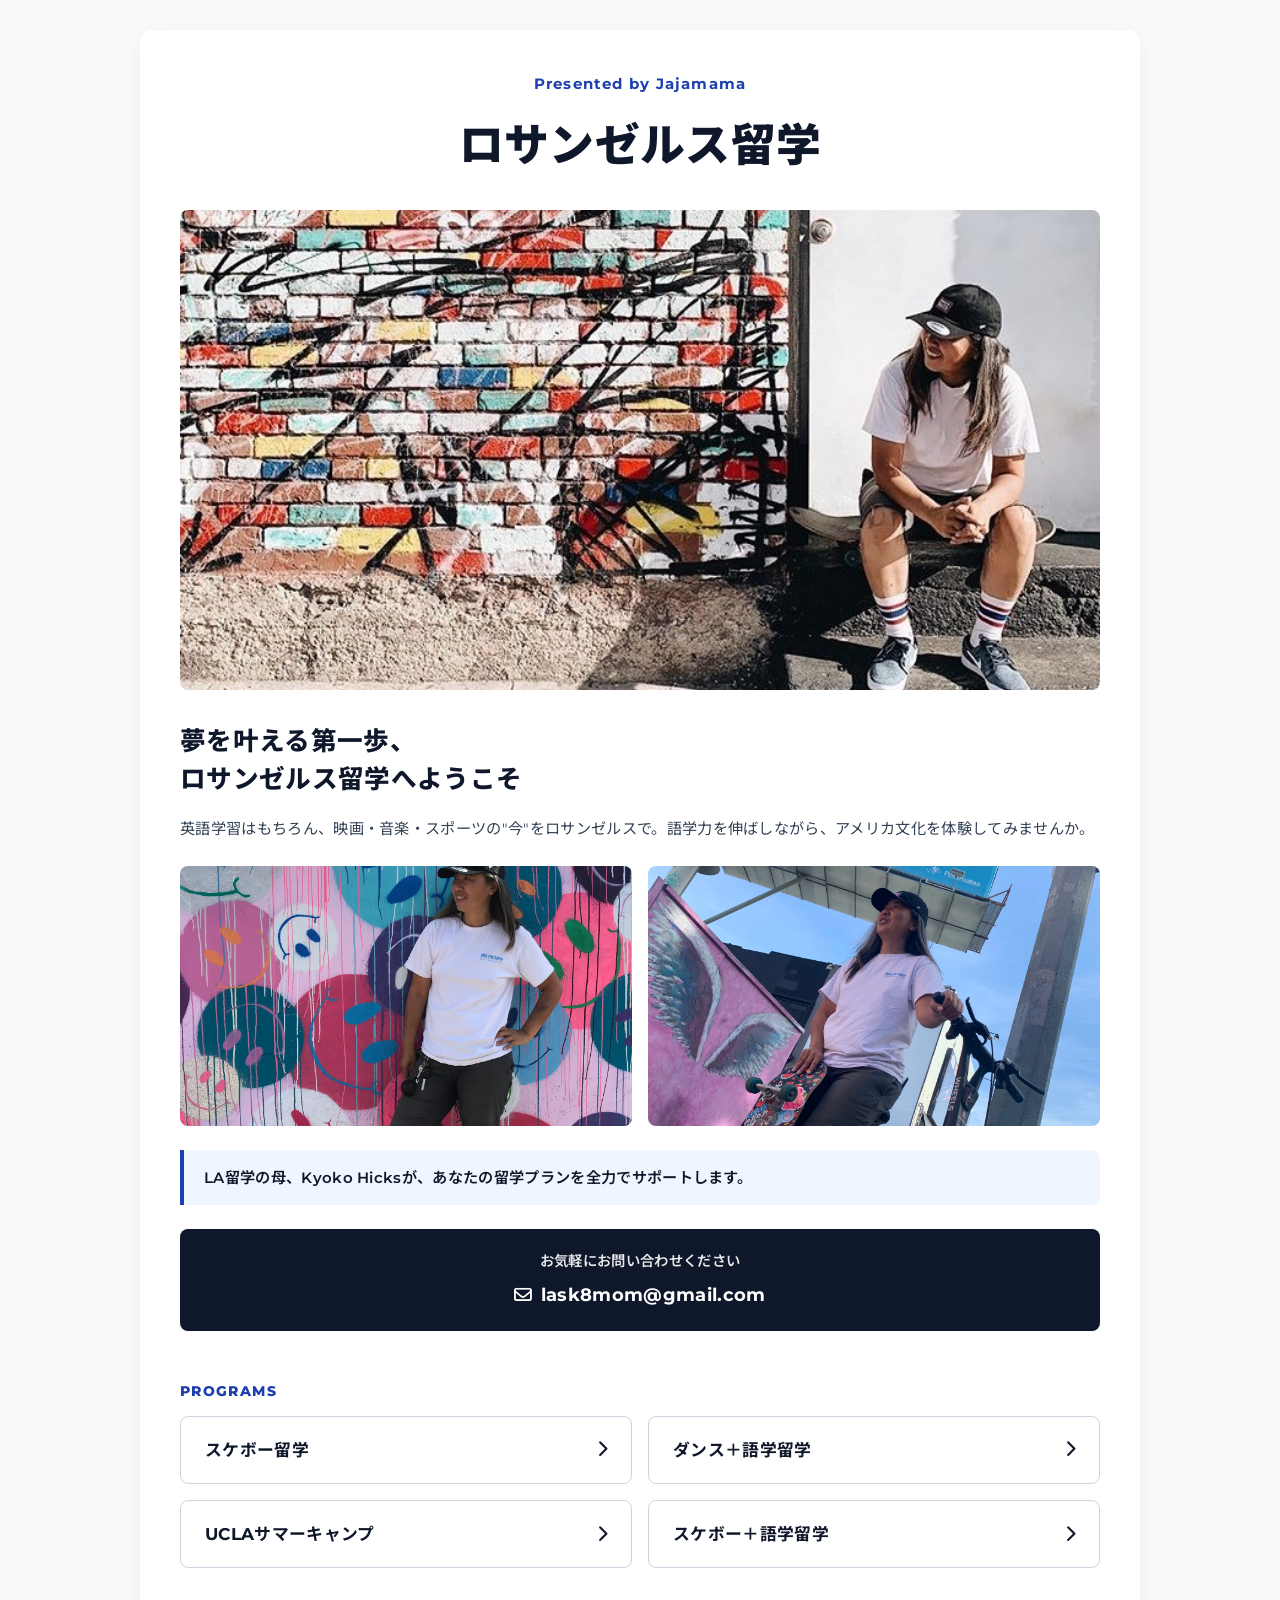
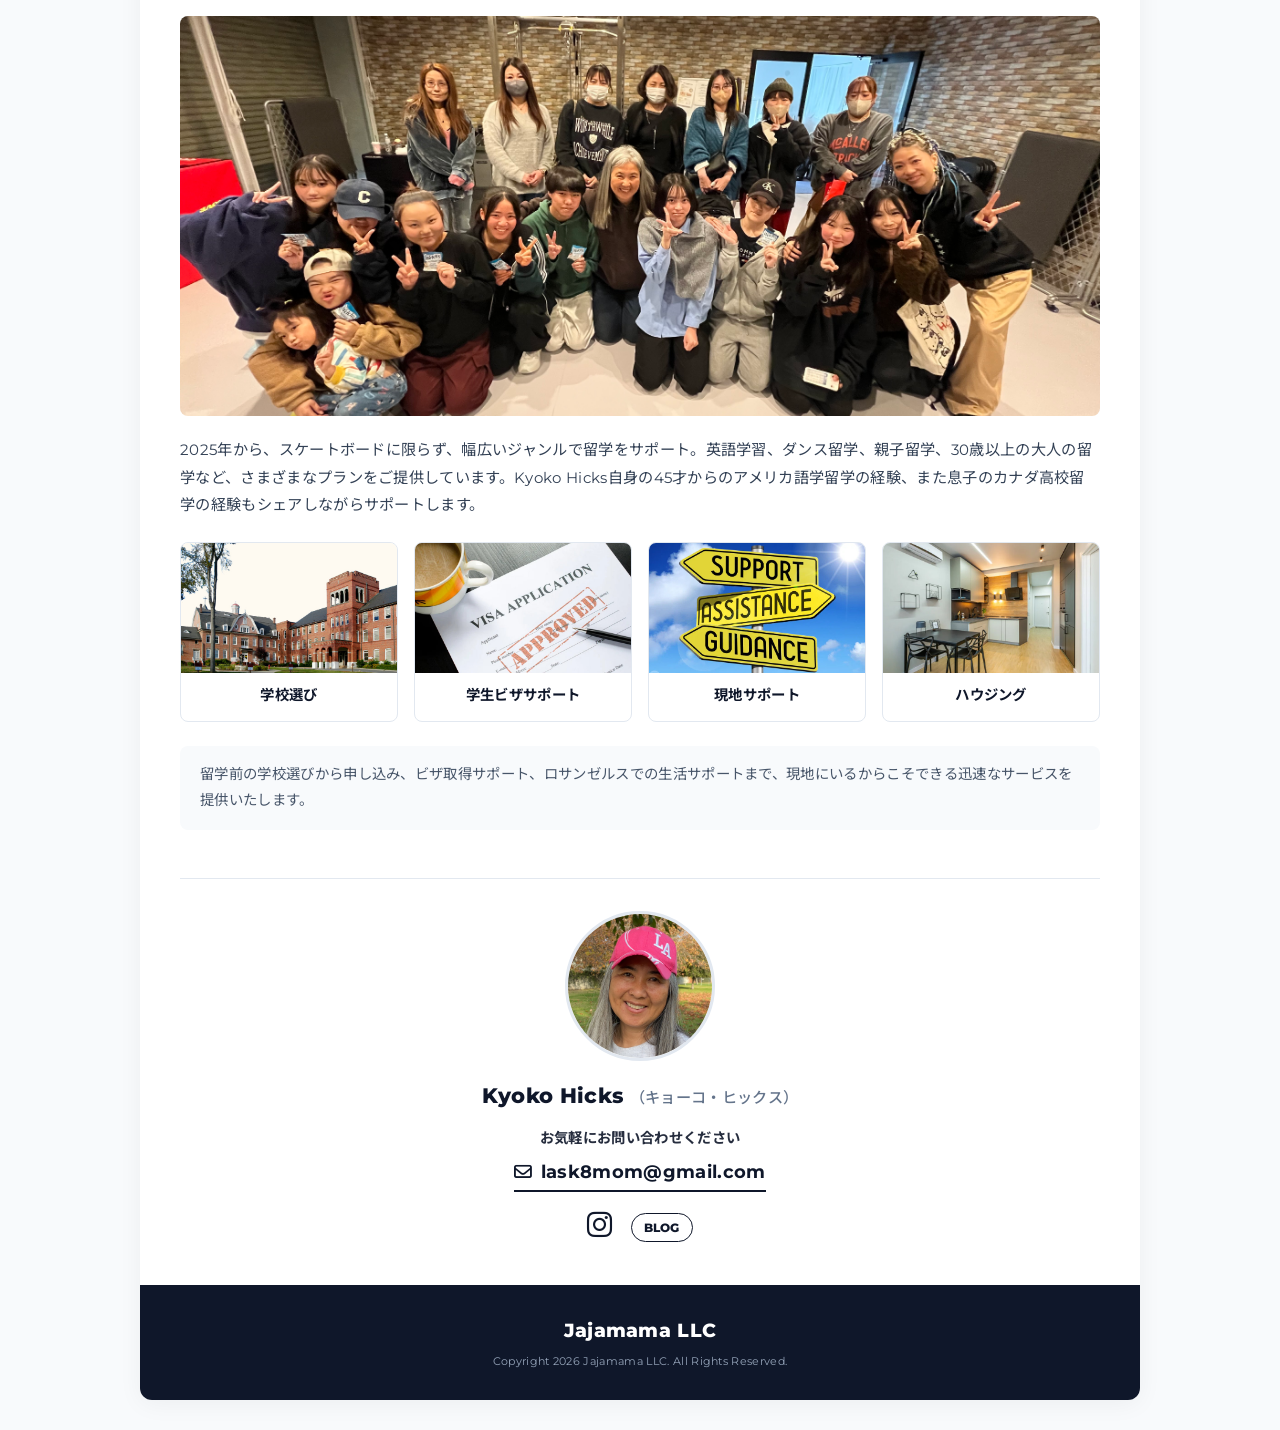
<file: index.html>
<!DOCTYPE html>
<html lang="ja">
<head>
  <meta charset="UTF-8">
  <meta name="viewport" content="width=device-width, initial-scale=1.0">
  <title>ロサンゼルス留学 | Presented by Jajamama</title>
  
  <!-- クールなフォント (Montserrat & Noto Sans JP) -->
  <link rel="preconnect" href="https://fonts.googleapis.com">
  <link rel="preconnect" href="https://fonts.gstatic.com" crossorigin>
  <link href="https://fonts.googleapis.com/css2?family=Montserrat:wght@600;700;800&family=Noto+Sans+JP:wght@400;500;700;900&display=swap" rel="stylesheet">
  
  <!-- FontAwesome (アイコン) -->
  <link rel="stylesheet" href="https://cdnjs.cloudflare.com/ajax/libs/font-awesome/6.4.0/css/all.min.css">
  
  <!-- キャッシュ防止用パラメータ ?v=7 -->
  <link rel="stylesheet" href="css/style.css?v=7">
</head>
<body>

  <!-- メインコンテナ -->
  <div class="site-container">

    <!-- ヒーローエリア -->
    <header class="hero">
      <p class="subtitle">Presented by Jajamama</p>
      <h1 class="main-title">ロサンゼルス留学</h1>
      <div class="main-img">
        <img src="images/hero.jpg" alt="ロサンゼルス留学">
      </div>
    </header>

    <!-- イントロダクション -->
    <section class="intro">
      <h2 class="intro-title">夢を叶える第一歩、<br>ロサンゼルス留学へようこそ</h2>
      <p class="desc">
        英語学習はもちろん、映画・音楽・スポーツの"今"をロサンゼルスで。語学力を伸ばしながら、アメリカ文化を体験してみませんか。
      </p>

      <div class="sub-images">
        <div class="img-box"><img src="images/kyoko1.jpg" alt="LAの街並み1"></div>
        <div class="img-box"><img src="images/kyoko2.jpg" alt="LAの街並み2"></div>
      </div>

      <p class="support-text">
        LA留学の母、Kyoko Hicksが、あなたの留学プランを全力でサポートします。
      </p>

      <div class="contact-box">
        <p class="contact-title">お気軽にお問い合わせください</p>
        <a href="mailto:lask8mom@gmail.com" class="email-link">
          <i class="fa-regular fa-envelope"></i> lask8mom@gmail.com
        </a>
      </div>
    </section>

    <!-- プログラム選択ボタン (2列×2行配置) -->
    <section class="programs">
      <p class="section-label">PROGRAMS</p>
      
      <div class="programs-grid-wrap">
        <a href="#" class="btn-program">
          <span>スケボー留学</span>
          <i class="fa-solid fa-chevron-right"></i>
        </a>
        <a href="#" class="btn-program">
          <span>ダンス＋語学留学</span>
          <i class="fa-solid fa-chevron-right"></i>
        </a>
        <a href="#" class="btn-program">
          <span>UCLAサマーキャンプ</span>
          <i class="fa-solid fa-chevron-right"></i>
        </a>
        <a href="#" class="btn-program">
          <span>スケボー＋語学留学</span>
          <i class="fa-solid fa-chevron-right"></i>
        </a>
      </div>
    </section>

    <!-- サポート実績・案内 -->
    <section class="services">
      <div class="group-img">
        <img src="images/group.jpg" alt="留学サポートの様子">
      </div>
      <p class="service-desc">
        2025年から、スケートボードに限らず、幅広いジャンルで留学をサポート。英語学習、ダンス留学、親子留学、30歳以上の大人の留学など、さまざまなプランをご提供しています。Kyoko Hicks自身の45才からのアメリカ語学留学の経験、また息子のカナダ高校留学の経験もシェアしながらサポートします。
      </p>

      <!-- 4つのサポート領域 -->
      <div class="grid-support">
        <div class="support-card">
          <img src="images/support-school.jpg" alt="学校選び">
          <p>学校選び</p>
        </div>
        <div class="support-card">
          <img src="images/support-visa.jpg" alt="学生ビザサポート">
          <p>学生ビザサポート</p>
        </div>
        <div class="support-card">
          <img src="images/support-local.jpg" alt="現地サポート">
          <p>現地サポート</p>
        </div>
        <div class="support-card">
          <img src="images/support-housing.jpg" alt="ハウジング">
          <p>ハウジング</p>
        </div>
      </div>

      <p class="service-footer-text">
        留学前の学校選びから申し込み、ビザ取得サポート、ロサンゼルスでの生活サポートまで、現地にいるからこそできる迅速なサービスを提供いたします。
      </p>
    </section>

    <!-- プロフィール -->
    <section class="profile">
      <div class="profile-img">
        <img src="images/kyoko-profile.jpg" alt="Kyoko Hicks">
      </div>
      <h3 class="profile-name">
        Kyoko Hicks <span class="ja">（キョーコ・ヒックス）</span>
      </h3>
      <p class="contact-title">お気軽にお問い合わせください</p>

      <div class="profile-contact">
        <a href="mailto:lask8mom@gmail.com" class="email-link">
          <i class="fa-regular fa-envelope"></i> lask8mom@gmail.com
        </a>
        <div class="sns-icons">
          <a href="https://www.instagram.com/lask8mom/" target="_blank" rel="noopener"><i class="fa-brands fa-instagram"></i></a>
          <a href="https://ameblo.jp/caskatepark/" target="_blank" rel="noopener" class="blog-icon">BLOG</a>
        </div>
      </div>
    </section>

    <!-- フッター -->
    <footer class="site-footer">
      <p class="footer-title">Jajamama LLC</p>
      <p class="copyright">Copyright 2026 Jajamama LLC. All Rights Reserved.</p>
    </footer>

  </div>

</body>
</html>
</file>
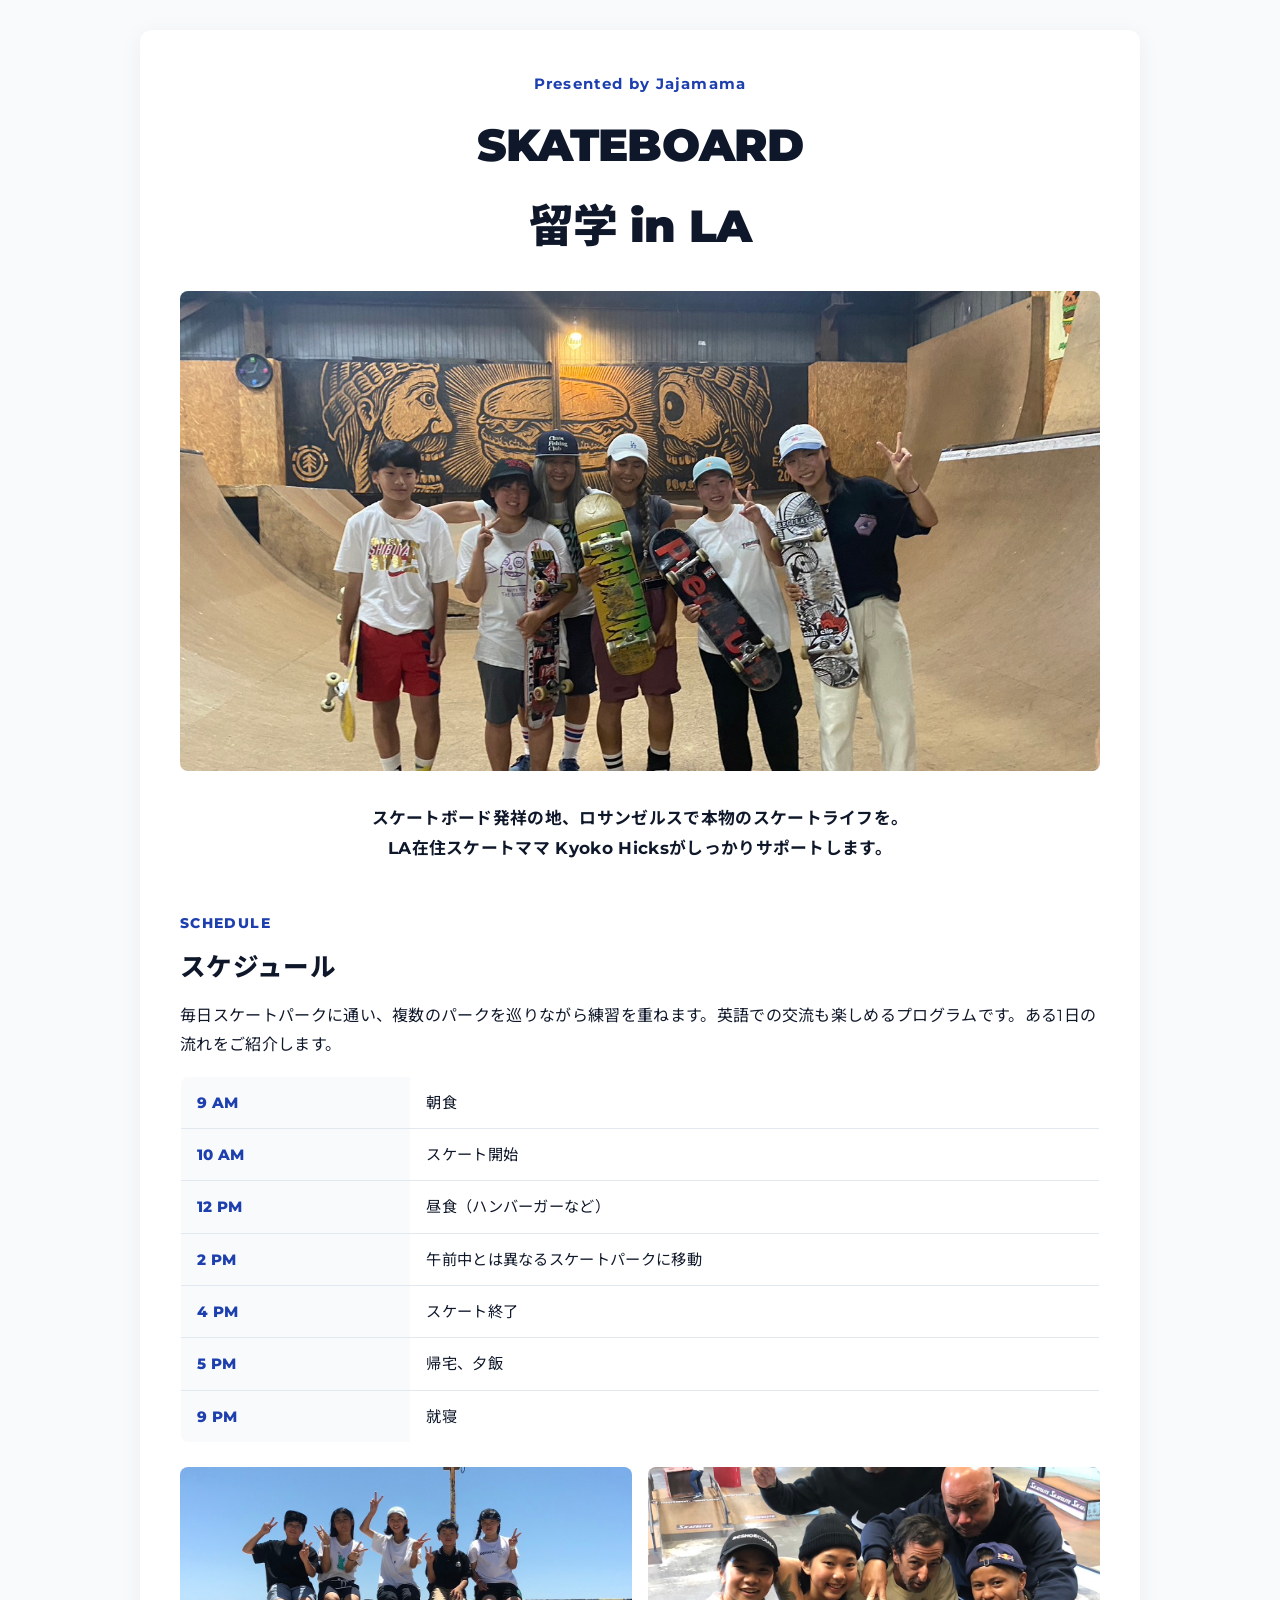
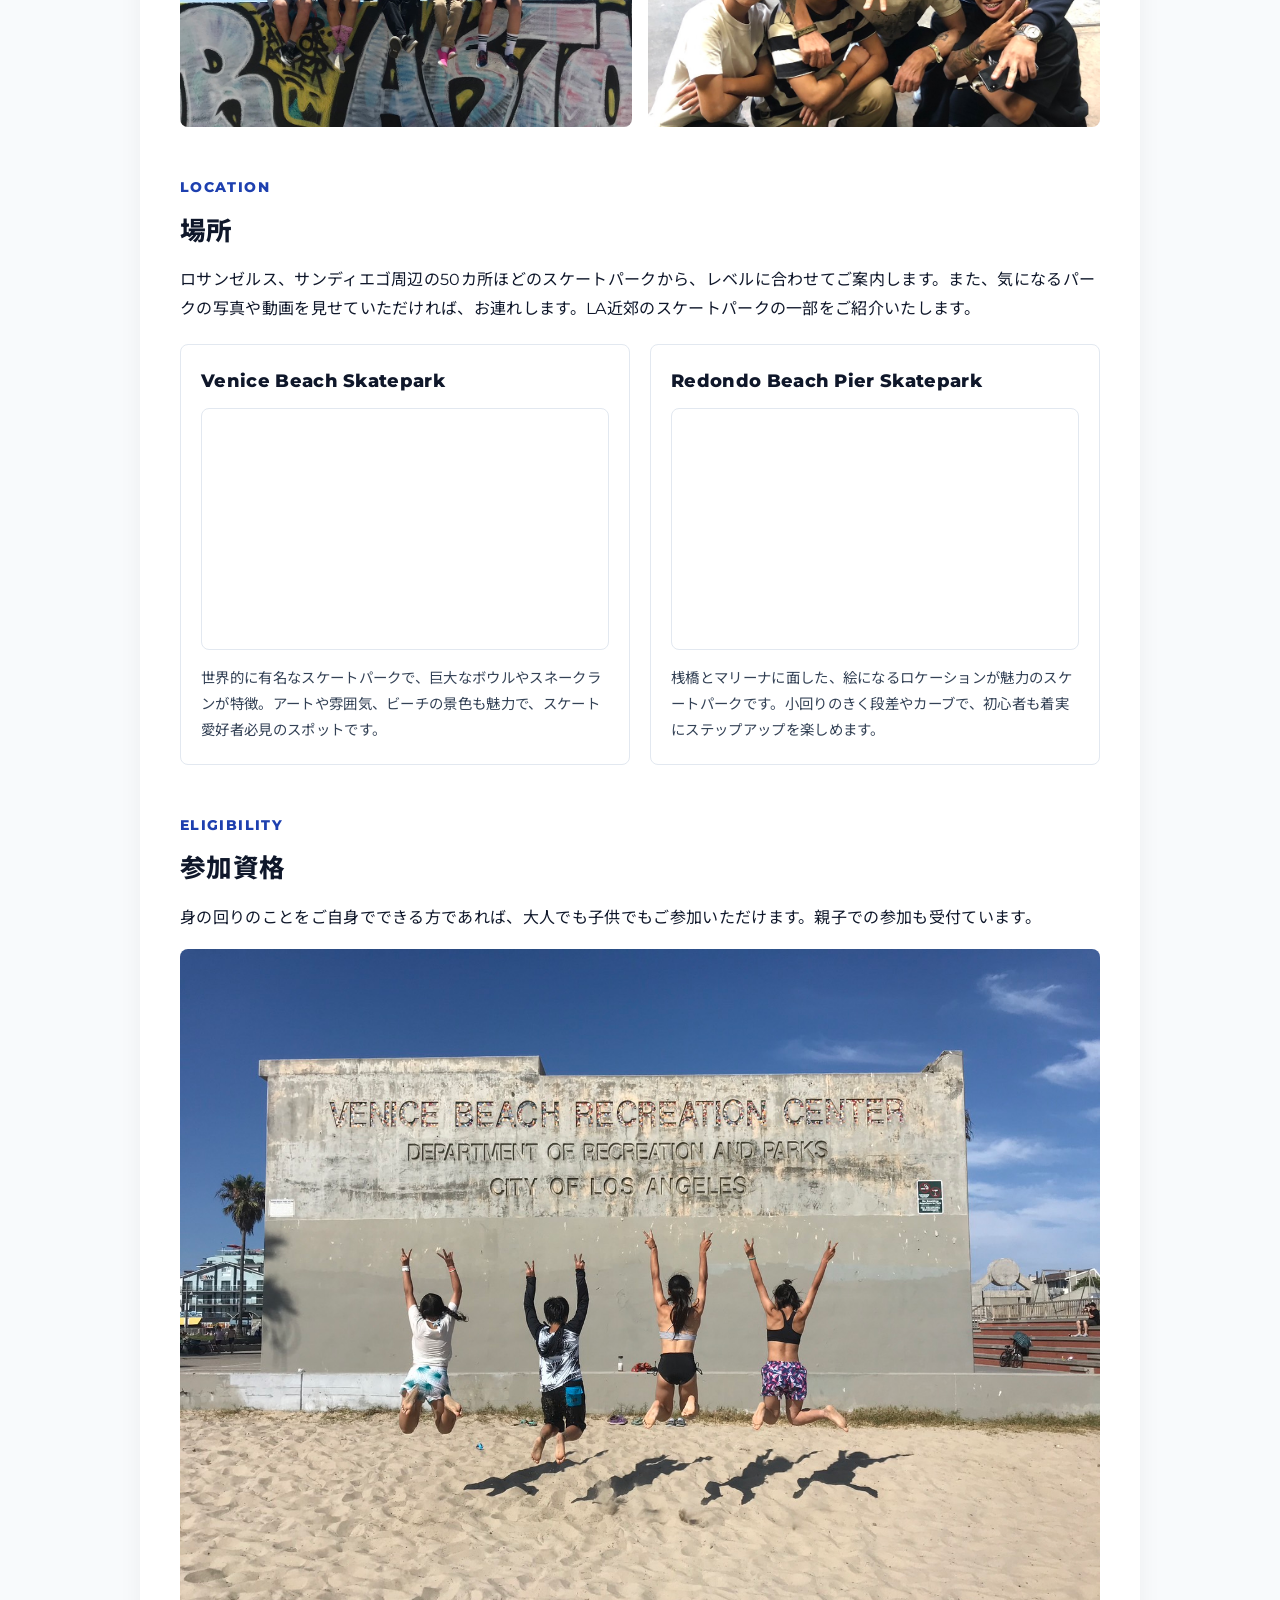
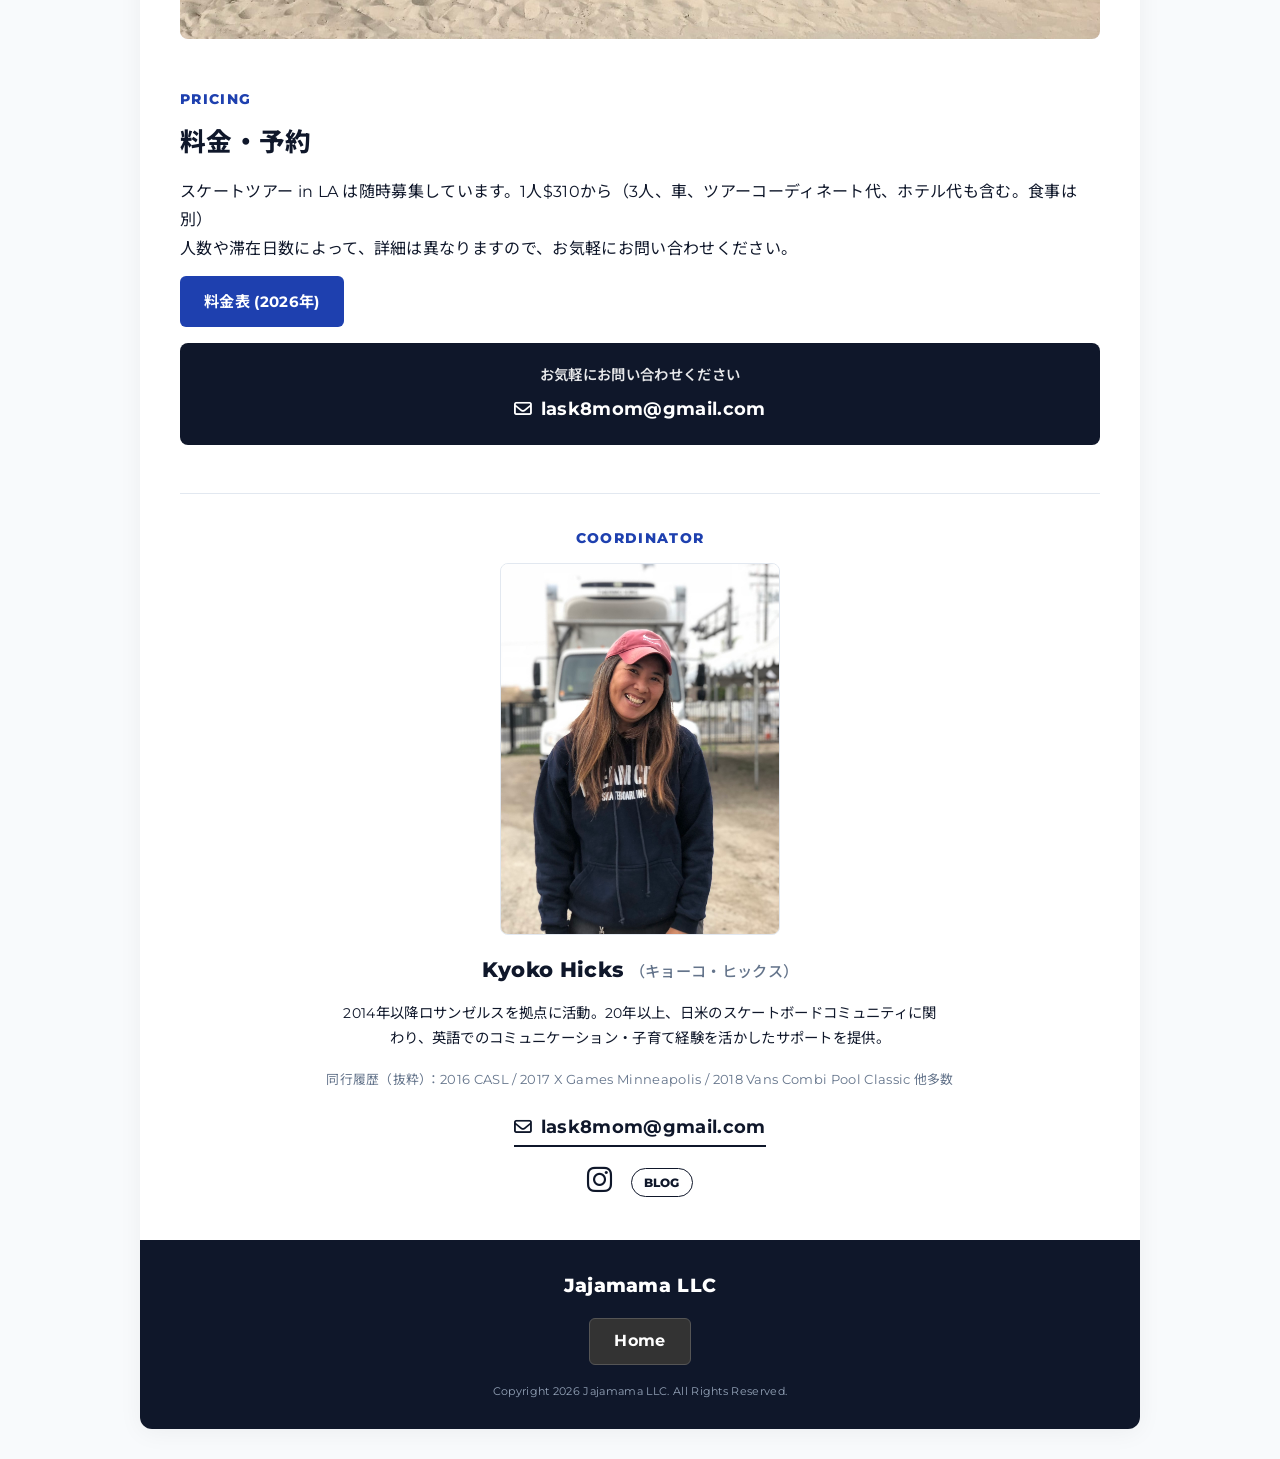
<file: laskateboard.html>
<!DOCTYPE html>
<html lang="ja">
<head>
  <meta charset="UTF-8">
  <meta name="viewport" content="width=device-width, initial-scale=1.0">
  <title>SKATEBOARD 留学 in LA | Presented by Jajamama</title>
  
  <!-- クールなフォント (Montserrat & Noto Sans JP) -->
  <link rel="preconnect" href="https://fonts.googleapis.com">
  <link rel="preconnect" href="https://fonts.gstatic.com" crossorigin>
  <link href="https://fonts.googleapis.com/css2?family=Montserrat:wght@600;700;800;900&family=Noto+Sans+JP:wght@400;500;700;900&display=swap" rel="stylesheet">
  
  <!-- FontAwesome (アイコン) -->
  <link rel="stylesheet" href="https://cdnjs.cloudflare.com/ajax/libs/font-awesome/6.4.0/css/all.min.css">
  
  <!-- 共通スタイルの読み込み -->
  <link rel="stylesheet" href="css/style.css?v=8">
  
  <style>
    /* スケボーページ専用の追加・微調整スタイル */
    .schedule-table {
      width: 100%;
      border-collapse: collapse;
      margin-top: 16px;
      background: #FFFFFF;
      border: 1px solid #E2E8F0;
      border-radius: 8px;
      overflow: hidden;
    }
    .schedule-table th, .schedule-table td {
      padding: 12px 16px;
      border-bottom: 1px solid #E2E8F0;
      font-size: 0.95rem;
    }
    .schedule-table th {
      width: 25%;
      background-color: #F8FAFC;
      font-family: 'Montserrat', sans-serif;
      font-weight: 800;
      color: #1E40AF;
      text-align: left;
    }
    .schedule-table tr:last-child th,
    .schedule-table tr:last-child td {
      border-bottom: none;
    }

    .spot-grid {
      display: grid;
      grid-template-columns: 1fr;
      gap: 20px;
      margin-top: 20px;
    }
    @media (min-width: 768px) {
      .spot-grid {
        grid-template-columns: 1fr 1fr;
      }
    }
    .spot-card {
      background: #FFFFFF;
      border: 1px solid #E2E8F0;
      border-radius: 8px;
      padding: 20px;
    }
    .spot-card h4 {
      font-family: 'Montserrat', sans-serif;
      font-size: 1.1rem;
      font-weight: 800;
      color: #0F172A;
      margin-bottom: 8px;
    }
    .spot-card p {
      font-size: 0.9rem;
      color: #334155;
    }

    /* Googleマップ埋め込み枠 */
    .map-container {
      width: 100%;
      margin: 12px 0 16px;
      border-radius: 8px;
      overflow: hidden;
      border: 1px solid #E2E8F0;
    }
    .map-container iframe {
      display: block;
    }

    .btn-price {
      display: inline-block;
      background-color: #1E40AF;
      color: #FFFFFF;
      padding: 12px 24px;
      border-radius: 6px;
      font-weight: 700;
      font-size: 0.95rem;
      margin-top: 12px;
      margin-bottom: 16px;
      transition: background-color 0.2s;
    }
    .btn-price:hover {
      background-color: #0F172A;
    }

    .page-section {
      margin-bottom: 48px;
    }

    /* 長方形プロフィール写真の調整 */
    .profile-img-rect {
      max-width: 280px;
      margin: 0 auto 16px;
      border-radius: 8px;
      overflow: hidden;
      border: 1px solid #E2E8F0;
    }
    .profile-img-rect img {
      width: 100%;
      height: auto;
      display: block;
    }

    /* 既存サイト風のフッターHOMEボタン */
    .btn-home-footer {
      display: inline-block;
      background-color: #333333;
      color: #FFFFFF;
      font-family: 'Montserrat', sans-serif;
      font-weight: 700;
      padding: 8px 24px;
      border-radius: 6px;
      border: 1px solid #555555;
      text-decoration: none;
      margin-top: 12px;
      margin-bottom: 16px;
      transition: background-color 0.2s;
    }
    .btn-home-footer:hover {
      background-color: #555555;
    }
  </style>
</head>
<body>

  <div class="site-container">

    <!-- ヒーローエリア（写真1枚目） -->
    <header class="hero">
      <p class="subtitle">Presented by Jajamama</p>
      <h1 class="main-title" style="letter-spacing: -0.02em;">SKATEBOARD<br>留学 in LA</h1>
      <div class="main-img">
        <img src="images/programs/skateboard1.jpg" alt="SKATEBOARD 留学 in LA">
      </div>
    </header>

    <!-- イントロダクション -->
    <section class="intro">
      <p class="desc" style="font-size: 1.05rem; font-weight: 700; color: #0F172A; text-align: center;">
        スケートボード発祥の地、ロサンゼルスで本物のスケートライフを。<br>
        LA在住スケートママ Kyoko Hicksがしっかりサポートします。
      </p>
    </section>

    <!-- 1. スケジュール（写真2枚目＆3枚目） -->
    <section class="page-section">
      <p class="section-label">SCHEDULE</p>
      <h2 class="intro-title">スケジュール</h2>
      <p class="desc">
        毎日スケートパークに通い、複数のパークを巡りながら練習を重ねます。英語での交流も楽しめるプログラムです。ある1日の流れをご紹介します。
      </p>

      <table class="schedule-table">
        <tr><th>9 AM</th><td>朝食</td></tr>
        <tr><th>10 AM</th><td>スケート開始</td></tr>
        <tr><th>12 PM</th><td>昼食（ハンバーガーなど）</td></tr>
        <tr><th>2 PM</th><td>午前中とは異なるスケートパークに移動</td></tr>
        <tr><th>4 PM</th><td>スケート終了</td></tr>
        <tr><th>5 PM</th><td>帰宅、夕飯</td></tr>
        <tr><th>9 PM</th><td>就寝</td></tr>
      </table>

      <div class="sub-images" style="margin-top: 24px;">
        <div class="img-box"><img src="images/programs/skateboard2.jpg" alt="スケートパークでの様子1"></div>
        <div class="img-box"><img src="images/programs/skateboard3.jpg" alt="スケートパークでの様子2"></div>
      </div>
    </section>

    <!-- 2. 場所 -->
    <section class="page-section">
      <p class="section-label">LOCATION</p>
      <h2 class="intro-title">場所</h2>
      <p class="desc">
        ロサンゼルス、サンディエゴ周辺の50カ所ほどのスケートパークから、レベルに合わせてご案内します。また、気になるパークの写真や動画を見せていただければ、お連れします。LA近郊のスケートパークの一部をご紹介いたします。
      </p>

      <div class="spot-grid">
        <div class="spot-card">
          <h4>Venice Beach Skatepark</h4>
          <div class="map-container">
            <iframe src="https://www.google.com/maps/embed?pb=!1m18!1m12!1m3!1d3310.233069176437!2d-118.47464302357773!3d33.987823973180435!2m3!1f0!2f0!3f0!3m2!1i1024!2i768!4f13.1!3m3!1m2!1s0x80c2bac3163eb259%3A0xb35a3f2b6044701f!2sVenice%20Skatepark!5e0!3m2!1sja!2sjp!4v1710000000000!5m2!1sja!2sjp" width="100%" height="240" style="border:0;" allowfullscreen="" loading="lazy" referrerpolicy="no-referrer-when-downgrade"></iframe>
          </div>
          <p>世界的に有名なスケートパークで、巨大なボウルやスネークランが特徴。アートや雰囲気、ビーチの景色も魅力で、スケート愛好者必見のスポットです。</p>
        </div>

        <div class="spot-card">
          <h4>Redondo Beach Pier Skatepark</h4>
          <div class="map-container">
            <iframe src="https://www.google.com/maps/embed?pb=!1m18!1m12!1m3!1d3315.6582531398864!2d-118.39180732358327!3d33.84682067323565!2m3!1f0!2f0!3f0!3m2!1i1024!2i768!4f13.1!3m3!1m2!1s0x80c2b4d24177db53%3A0xa64e5ecdc34f9a7!2sRedondo%20Beach%20Pier%20Skatepark!5e0!3m2!1sja!2sjp!4v1710000000000!5m2!1sja!2sjp" width="100%" height="240" style="border:0;" allowfullscreen="" loading="lazy" referrerpolicy="no-referrer-when-downgrade"></iframe>
          </div>
          <p>桟橋とマリーナに面した、絵になるロケーションが魅力のスケートパークです。小回りのきく段差やカーブで、初心者も着実にステップアップを楽しめます。</p>
        </div>
      </div>
    </section>

    <!-- 3. 参加資格（写真4枚目） -->
    <section class="page-section">
      <p class="section-label">ELIGIBILITY</p>
      <h2 class="intro-title">参加資格</h2>
      <p class="desc">
        身の回りのことをご自身でできる方であれば、大人でも子供でもご参加いただけます。親子での参加も受付ています。
      </p>
      <div class="main-img" style="margin-top: 16px;">
        <img src="images/programs/skateboard4.jpg" alt="参加資格・ビーチでの写真" style="border-radius: 8px;">
      </div>
    </section>

    <!-- 4. 料金・予約 -->
    <section class="page-section">
      <p class="section-label">PRICING</p>
      <h2 class="intro-title">料金・予約</h2>
      <p class="desc">
        スケートツアー in LA は随時募集しています。1人$310から（3人、車、ツアーコーディネート代、ホテル代も含む。食事は別）<br>
        人数や滞在日数によって、詳細は異なりますので、お気軽にお問い合わせください。
      </p>

      <a href="#" class="btn-price">料金表 (2026年)</a>

      <div class="contact-box">
        <p class="contact-title">お気軽にお問い合わせください</p>
        <a href="mailto:lask8mom@gmail.com" class="email-link">
          <i class="fa-regular fa-envelope"></i> lask8mom@gmail.com
        </a>
      </div>
    </section>

    <!-- コーディネーター（プロフィール写真：長方形） -->
    <section class="profile">
      <p class="section-label" style="text-align: center;">COORDINATOR</p>
      <div class="profile-img-rect">
        <img src="images/kyoko-profile2.jpg" alt="Kyoko Hicks">
      </div>
      <h3 class="profile-name">
        Kyoko Hicks <span class="ja">（キョーコ・ヒックス）</span>
      </h3>
      <p class="desc" style="max-width: 600px; margin: 0 auto 16px; font-size: 0.9rem;">
        2014年以降ロサンゼルスを拠点に活動。20年以上、日米のスケートボードコミュニティに関わり、英語でのコミュニケーション・子育て経験を活かしたサポートを提供。
      </p>
      <p style="font-size: 0.8rem; color: #64748B; margin-bottom: 20px;">
        同行履歴（抜粋）：2016 CASL / 2017 X Games Minneapolis / 2018 Vans Combi Pool Classic 他多数
      </p>

      <div class="profile-contact">
        <a href="mailto:lask8mom@gmail.com" class="email-link">
          <i class="fa-regular fa-envelope"></i> lask8mom@gmail.com
        </a>
        <div class="sns-icons">
          <a href="#" target="_blank" rel="noopener"><i class="fa-brands fa-instagram"></i></a>
          <a href="#" target="_blank" rel="noopener" class="blog-icon">BLOG</a>
        </div>
      </div>
    </section>

    <!-- フッター（一番下にHOMEボタンを配置） -->
    <footer class="site-footer">
      <p class="footer-title">Jajamama LLC</p>
      <div>
        <a href="index.html" class="btn-home-footer">Home</a>
      </div>
      <p class="copyright">Copyright 2026 Jajamama LLC. All Rights Reserved.</p>
    </footer>

  </div>

</body>
</html>
</file>
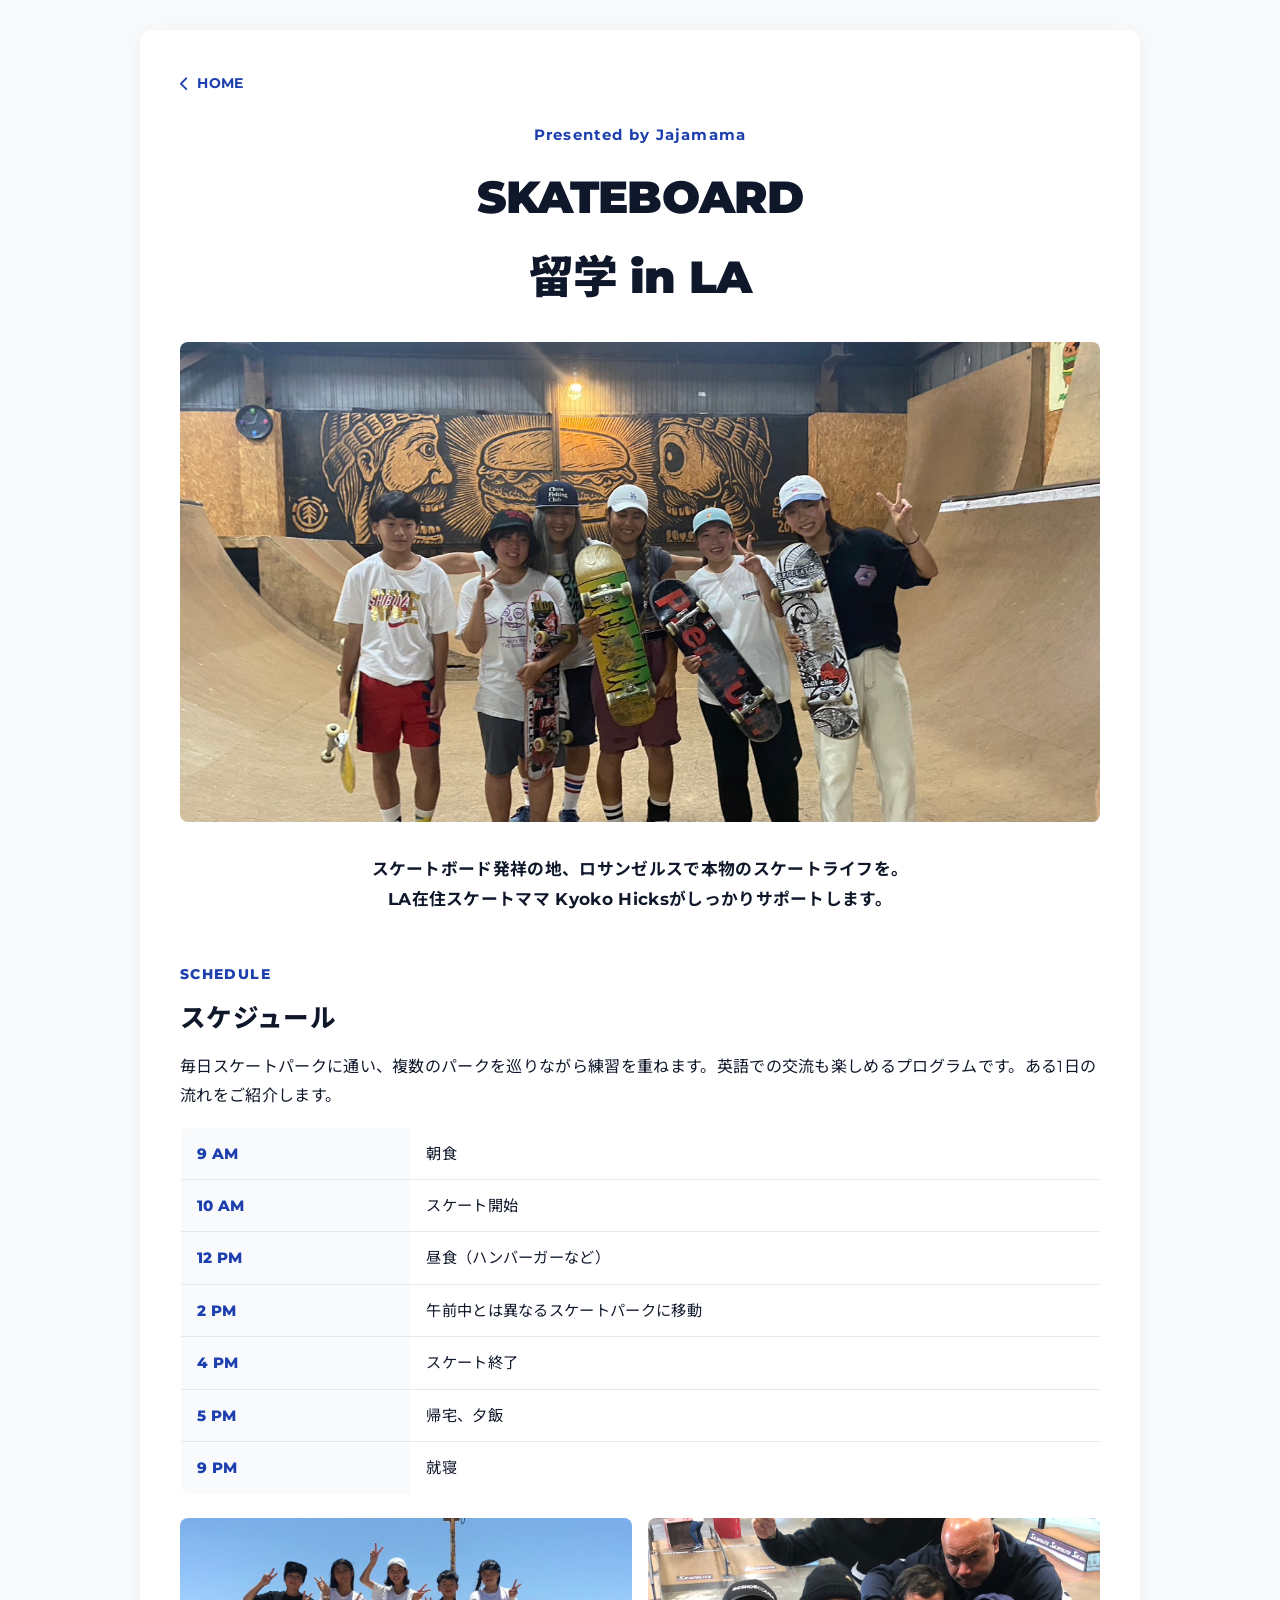
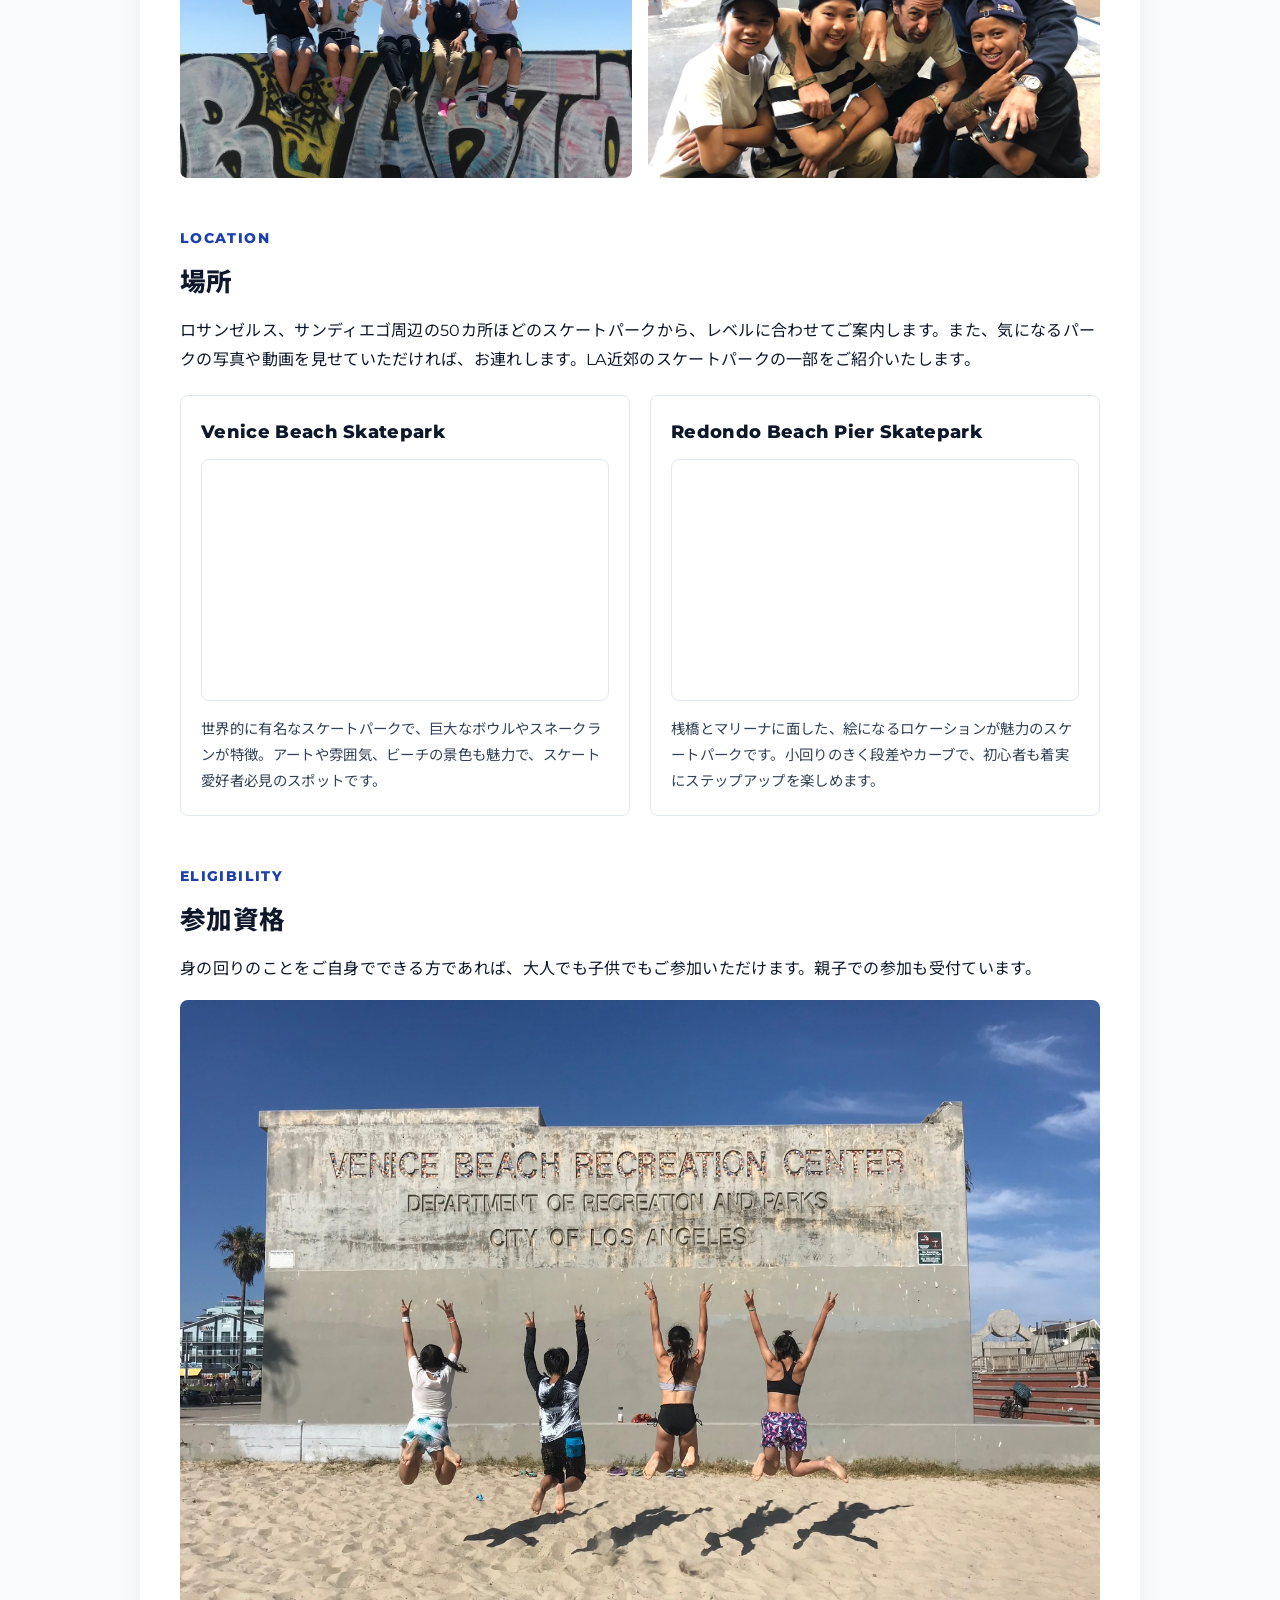
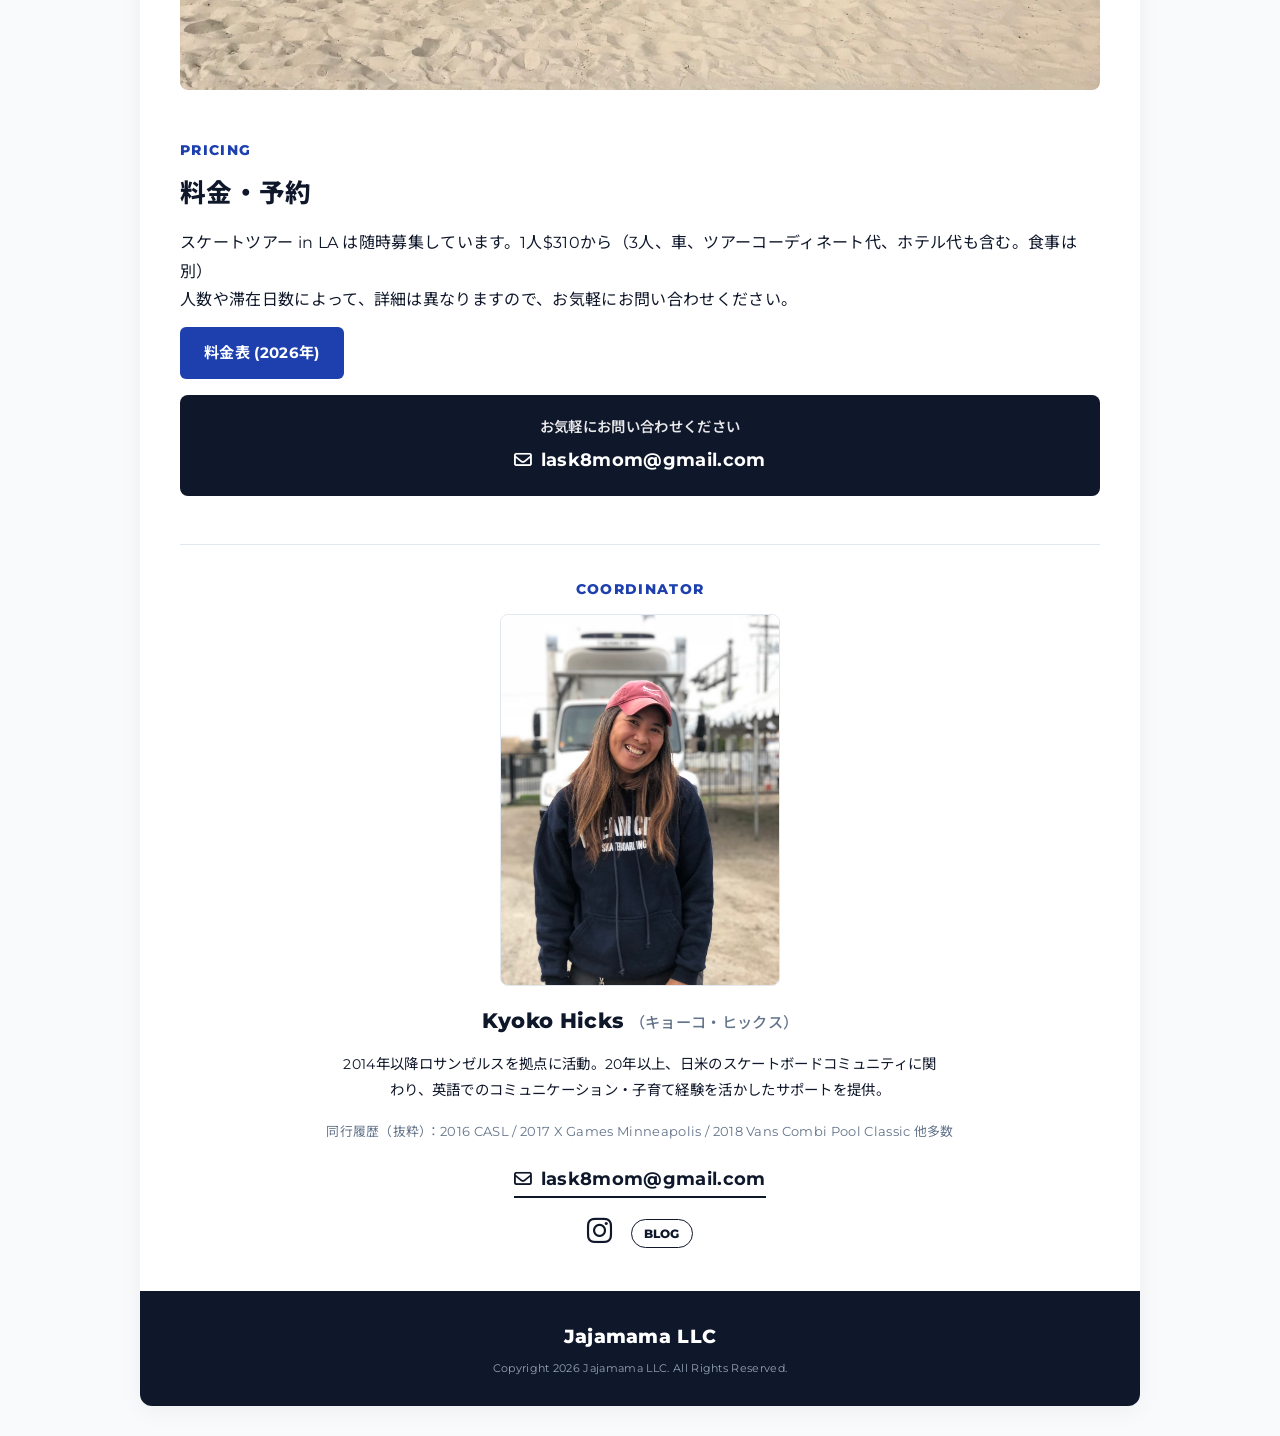
<file: programs/laskateboard.html>
<!DOCTYPE html>
<html lang="ja">
<head>
  <meta charset="UTF-8">
  <meta name="viewport" content="width=device-width, initial-scale=1.0">
  <title>SKATEBOARD 留学 in LA | Presented by Jajamama</title>
  
  <!-- クールなフォント (Montserrat & Noto Sans JP) -->
  <link rel="preconnect" href="https://fonts.googleapis.com">
  <link rel="preconnect" href="https://fonts.gstatic.com" crossorigin>
  <link href="https://fonts.googleapis.com/css2?family=Montserrat:wght@600;700;800;900&family=Noto+Sans+JP:wght@400;500;700;900&display=swap" rel="stylesheet">
  
  <!-- FontAwesome (アイコン) -->
  <link rel="stylesheet" href="https://cdnjs.cloudflare.com/ajax/libs/font-awesome/6.4.0/css/all.min.css">
  
  <!-- 共通スタイルの読み込み（一つ上の階層を参照） -->
  <link rel="stylesheet" href="../css/style.css?v=8">
  
  <style>
    /* スケボーページ専用の追加・微調整スタイル */
    .schedule-table {
      width: 100%;
      border-collapse: collapse;
      margin-top: 16px;
      background: #FFFFFF;
      border: 1px solid #E2E8F0;
      border-radius: 8px;
      overflow: hidden;
    }
    .schedule-table th, .schedule-table td {
      padding: 12px 16px;
      border-bottom: 1px solid #E2E8F0;
      font-size: 0.95rem;
    }
    .schedule-table th {
      width: 25%;
      background-color: #F8FAFC;
      font-family: 'Montserrat', sans-serif;
      font-weight: 800;
      color: #1E40AF;
      text-align: left;
    }
    .schedule-table tr:last-child th,
    .schedule-table tr:last-child td {
      border-bottom: none;
    }

    .spot-grid {
      display: grid;
      grid-template-columns: 1fr;
      gap: 20px;
      margin-top: 20px;
    }
    @media (min-width: 768px) {
      .spot-grid {
        grid-template-columns: 1fr 1fr;
      }
    }
    .spot-card {
      background: #FFFFFF;
      border: 1px solid #E2E8F0;
      border-radius: 8px;
      padding: 20px;
    }
    .spot-card h4 {
      font-family: 'Montserrat', sans-serif;
      font-size: 1.1rem;
      font-weight: 800;
      color: #0F172A;
      margin-bottom: 8px;
    }
    .spot-card p {
      font-size: 0.9rem;
      color: #334155;
    }

    /* Googleマップ埋め込み枠 */
    .map-container {
      width: 100%;
      margin: 12px 0 16px;
      border-radius: 8px;
      overflow: hidden;
      border: 1px solid #E2E8F0;
    }
    .map-container iframe {
      display: block;
    }

    .btn-price {
      display: inline-block;
      background-color: #1E40AF;
      color: #FFFFFF;
      padding: 12px 24px;
      border-radius: 6px;
      font-weight: 700;
      font-size: 0.95rem;
      margin-top: 12px;
      margin-bottom: 16px;
      transition: background-color 0.2s;
    }
    .btn-price:hover {
      background-color: #0F172A;
    }

    .page-section {
      margin-bottom: 48px;
    }

    .back-home {
      display: inline-flex;
      align-items: center;
      gap: 8px;
      font-family: 'Montserrat', sans-serif;
      font-size: 0.9rem;
      font-weight: 700;
      color: #1E40AF;
      margin-bottom: 24px;
    }

    /* 長方形プロフィール写真の調整 */
    .profile-img-rect {
      max-width: 280px;
      margin: 0 auto 16px;
      border-radius: 8px;
      overflow: hidden;
      border: 1px solid #E2E8F0;
    }
    .profile-img-rect img {
      width: 100%;
      height: auto;
      display: block;
    }
  </style>
</head>
<body>

  <div class="site-container">

    <!-- ホームに戻るリンク（階層に合わせて ../index.html に変更） -->
    <a href="../index.html" class="back-home">
      <i class="fa-solid fa-chevron-left"></i> HOME
    </a>

    <!-- ヒーローエリア（写真1枚目：skateboard1.jpg） -->
    <header class="hero">
      <p class="subtitle">Presented by Jajamama</p>
      <h1 class="main-title" style="letter-spacing: -0.02em;">SKATEBOARD<br>留学 in LA</h1>
      <div class="main-img">
        <img src="../images/programs/skateboard1.jpg" alt="SKATEBOARD 留学 in LA">
      </div>
    </header>

    <!-- イントロダクション -->
    <section class="intro">
      <p class="desc" style="font-size: 1.05rem; font-weight: 700; color: #0F172A; text-align: center;">
        スケートボード発祥の地、ロサンゼルスで本物のスケートライフを。<br>
        LA在住スケートママ Kyoko Hicksがしっかりサポートします。
      </p>
    </section>

    <!-- 1. スケジュール（写真2枚目＆3枚目：skateboard2.jpg / skateboard3.jpg） -->
    <section class="page-section">
      <p class="section-label">SCHEDULE</p>
      <h2 class="intro-title">スケジュール</h2>
      <p class="desc">
        毎日スケートパークに通い、複数のパークを巡りながら練習を重ねます。英語での交流も楽しめるプログラムです。ある1日の流れをご紹介します。
      </p>

      <table class="schedule-table">
        <tr><th>9 AM</th><td>朝食</td></tr>
        <tr><th>10 AM</th><td>スケート開始</td></tr>
        <tr><th>12 PM</th><td>昼食（ハンバーガーなど）</td></tr>
        <tr><th>2 PM</th><td>午前中とは異なるスケートパークに移動</td></tr>
        <tr><th>4 PM</th><td>スケート終了</td></tr>
        <tr><th>5 PM</th><td>帰宅、夕飯</td></tr>
        <tr><th>9 PM</th><td>就寝</td></tr>
      </table>

      <div class="sub-images" style="margin-top: 24px;">
        <div class="img-box"><img src="../images/programs/skateboard2.jpg" alt="スケートパークでの様子1"></div>
        <div class="img-box"><img src="../images/programs/skateboard3.jpg" alt="スケートパークでの様子2"></div>
      </div>
    </section>

    <!-- 2. 場所 -->
    <section class="page-section">
      <p class="section-label">LOCATION</p>
      <h2 class="intro-title">場所</h2>
      <p class="desc">
        ロサンゼルス、サンディエゴ周辺の50カ所ほどのスケートパークから、レベルに合わせてご案内します。また、気になるパークの写真や動画を見せていただければ、お連れします。LA近郊のスケートパークの一部をご紹介いたします。
      </p>

      <div class="spot-grid">
        <div class="spot-card">
          <h4>Venice Beach Skatepark</h4>
          <div class="map-container">
            <iframe src="https://www.google.com/maps/embed?pb=!1m18!1m12!1m3!1d3310.233069176437!2d-118.47464302357773!3d33.987823973180435!2m3!1f0!2f0!3f0!3m2!1i1024!2i768!4f13.1!3m3!1m2!1s0x80c2bac3163eb259%3A0xb35a3f2b6044701f!2sVenice%20Skatepark!5e0!3m2!1sja!2sjp!4v1710000000000!5m2!1sja!2sjp" width="100%" height="240" style="border:0;" allowfullscreen="" loading="lazy" referrerpolicy="no-referrer-when-downgrade"></iframe>
          </div>
          <p>世界的に有名なスケートパークで、巨大なボウルやスネークランが特徴。アートや雰囲気、ビーチの景色も魅力で、スケート愛好者必見のスポットです。</p>
        </div>

        <div class="spot-card">
          <h4>Redondo Beach Pier Skatepark</h4>
          <div class="map-container">
            <iframe src="https://www.google.com/maps/embed?pb=!1m18!1m12!1m3!1d3315.6582531398864!2d-118.39180732358327!3d33.84682067323565!2m3!1f0!2f0!3f0!3m2!1i1024!2i768!4f13.1!3m3!1m2!1s0x80c2b4d24177db53%3A0xa64e5ecdc34f9a7!2sRedondo%20Beach%20Pier%20Skatepark!5e0!3m2!1sja!2sjp!4v1710000000000!5m2!1sja!2sjp" width="100%" height="240" style="border:0;" allowfullscreen="" loading="lazy" referrerpolicy="no-referrer-when-downgrade"></iframe>
          </div>
          <p>桟橋とマリーナに面した、絵になるロケーションが魅力のスケートパークです。小回りのきく段差やカーブで、初心者も着実にステップアップを楽しめます。</p>
        </div>
      </div>
    </section>

    <!-- 3. 参加資格（写真4枚目：skateboard4.jpg） -->
    <section class="page-section">
      <p class="section-label">ELIGIBILITY</p>
      <h2 class="intro-title">参加資格</h2>
      <p class="desc">
        身の回りのことをご自身でできる方であれば、大人でも子供でもご参加いただけます。親子での参加も受付ています。
      </p>
      <div class="main-img" style="margin-top: 16px;">
        <img src="../images/programs/skateboard4.jpg" alt="参加資格・ビーチでの写真" style="border-radius: 8px;">
      </div>
    </section>

    <!-- 4. 料金・予約 -->
    <section class="page-section">
      <p class="section-label">PRICING</p>
      <h2 class="intro-title">料金・予約</h2>
      <p class="desc">
        スケートツアー in LA は随時募集しています。1人$310から（3人、車、ツアーコーディネート代、ホテル代も含む。食事は別）<br>
        人数や滞在日数によって、詳細は異なりますので、お気軽にお問い合わせください。
      </p>

      <a href="#" class="btn-price">料金表 (2026年)</a>

      <div class="contact-box">
        <p class="contact-title">お気軽にお問い合わせください</p>
        <a href="mailto:lask8mom@gmail.com" class="email-link">
          <i class="fa-regular fa-envelope"></i> lask8mom@gmail.com
        </a>
      </div>
    </section>

    <!-- コーディネーター（プロフィール写真：kyoko-profile2.jpg ※長方形） -->
    <section class="profile">
      <p class="section-label" style="text-align: center;">COORDINATOR</p>
      <div class="profile-img-rect">
        <img src="../images/kyoko-profile2.jpg" alt="Kyoko Hicks">
      </div>
      <h3 class="profile-name">
        Kyoko Hicks <span class="ja">（キョーコ・ヒックス）</span>
      </h3>
      <p class="desc" style="max-width: 600px; margin: 0 auto 16px; font-size: 0.9rem;">
        2014年以降ロサンゼルスを拠点に活動。20年以上、日米のスケートボードコミュニティに関わり、英語でのコミュニケーション・子育て経験を活かしたサポートを提供。
      </p>
      <p style="font-size: 0.8rem; color: #64748B; margin-bottom: 20px;">
        同行履歴（抜粋）：2016 CASL / 2017 X Games Minneapolis / 2018 Vans Combi Pool Classic 他多数
      </p>

      <div class="profile-contact">
        <a href="mailto:lask8mom@gmail.com" class="email-link">
          <i class="fa-regular fa-envelope"></i> lask8mom@gmail.com
        </a>
        <div class="sns-icons">
          <a href="#" target="_blank" rel="noopener"><i class="fa-brands fa-instagram"></i></a>
          <a href="#" target="_blank" rel="noopener" class="blog-icon">BLOG</a>
        </div>
      </div>
    </section>

    <!-- フッター -->
    <footer class="site-footer">
      <p class="footer-title">Jajamama LLC</p>
      <p class="copyright">Copyright 2026 Jajamama LLC. All Rights Reserved.</p>
    </footer>

  </div>

</body>
</html>
</file>
<file: css/style.css>
@charset "UTF-8";

/* ==========================================
   リセット・全体設計
   ========================================== */
* {
  box-sizing: border-box;
  margin: 0;
  padding: 0;
}

body {
  font-family: 'Montserrat', 'Noto Sans JP', -apple-system, sans-serif;
  background-color: #F8FAFC;
  color: #0F172A;
  line-height: 1.8;
  letter-spacing: 0.02em;
  -webkit-font-smoothing: antialiased;
}

img {
  max-width: 100%;
  height: auto;
  display: block;
}

a {
  color: inherit;
  text-decoration: none;
}

/* ==========================================
   可変コンテナ（PCとスマホで表示幅を切り替え）
   ========================================== */
.site-container {
  width: 100%;
  max-width: 1000px;
  margin: 0 auto;
  padding: 20px 16px;
  background-color: #FFFFFF;
}

@media (min-width: 768px) {
  .site-container {
    padding: 40px 40px;
    box-shadow: 0 4px 25px rgba(0, 0, 0, 0.05);
    margin: 30px auto;
    border-radius: 12px;
  }
}

/* ==========================================
   1. ヒーローエリア
   ========================================== */
.hero {
  text-align: center;
  margin-bottom: 32px;
}

.hero .subtitle {
  font-family: 'Montserrat', sans-serif;
  font-size: 0.95rem;
  font-weight: 700;
  color: #1E40AF;
  letter-spacing: 0.08em;
}

.hero .main-title {
  font-size: 2rem;
  font-weight: 900;
  color: #0F172A;
  margin: 4px 0 16px;
}

@media (min-width: 768px) {
  .hero .main-title {
    font-size: 2.8rem;
    margin: 8px 0 24px;
  }
}

.hero .main-img img {
  width: 100%;
  max-height: 480px;
  object-fit: cover;
  border-radius: 8px;
}

/* ==========================================
   2. イントロダクション（PCでは2列並び）
   ========================================== */
.intro {
  margin-bottom: 48px;
}

.intro-title {
  font-size: 1.25rem;
  font-weight: 800;
  line-height: 1.5;
  margin-bottom: 12px;
  color: #0F172A;
}

@media (min-width: 768px) {
  .intro-title {
    font-size: 1.6rem;
    margin-bottom: 16px;
  }
}

.intro .desc {
  font-size: 0.95rem;
  color: #334155;
  margin-bottom: 24px;
}

.sub-images {
  display: flex;
  gap: 16px;
  margin-bottom: 24px;
}

.sub-images .img-box {
  width: 50%;
}

.sub-images img {
  width: 100%;
  height: 160px;
  object-fit: cover;
  border-radius: 8px;
}

@media (min-width: 768px) {
  .sub-images img {
    height: 260px;
  }
}

.support-text {
  font-size: 0.95rem;
  font-weight: 600;
  color: #0F172A;
  background-color: #EFF6FF;
  border-left: 4px solid #1E40AF;
  padding: 14px 20px;
  margin-bottom: 24px;
  border-radius: 0 8px 8px 0;
}

.contact-box {
  background-color: #0F172A;
  color: #FFFFFF;
  padding: 20px;
  border-radius: 8px;
  text-align: center;
}

.contact-title {
  font-size: 0.9rem;
  font-weight: 600;
  margin-bottom: 4px;
  opacity: 0.9;
}

.email-link {
  font-family: 'Montserrat', sans-serif;
  display: inline-flex;
  align-items: center;
  gap: 8px;
  font-size: 1.1rem;
  font-weight: 700;
  color: #FFFFFF;
}

/* ==========================================
   3. プログラムボタン（スマホ：1列 / PC：2列×2行）
   ========================================== */
.programs {
  margin-bottom: 48px;
}

.section-label {
  font-family: 'Montserrat', sans-serif;
  font-size: 0.85rem;
  font-weight: 800;
  color: #1E40AF;
  letter-spacing: 0.1em;
  margin-bottom: 12px;
}

/* スマホ等（幅767px以下）では縦1列にして1行で綺麗に見せる */
.programs-grid-wrap {
  display: flex;
  flex-direction: column;
  gap: 10px;
}

/* PC・タブレット（幅768px以上）では2列×2行に並べる */
@media (min-width: 768px) {
  .programs-grid-wrap {
    display: grid;
    grid-template-columns: repeat(2, 1fr);
    gap: 16px;
  }
}

.btn-program {
  display: flex;
  justify-content: space-between;
  align-items: center;
  width: 100%;
  padding: 16px 20px;
  background-color: #FFFFFF;
  border: 1.5px solid #CBD5E1;
  border-radius: 8px;
  font-size: 1rem;
  font-weight: 700;
  color: #0F172A;
  transition: all 0.25s ease;
  white-space: nowrap;
}

@media (min-width: 768px) {
  .btn-program {
    padding: 18px 24px;
    font-size: 1.05rem;
  }
}

.btn-program:hover {
  background-color: #0F172A;
  color: #FFFFFF;
  border-color: #0F172A;
  transform: translateY(-2px);
}

/* ==========================================
   4. サービス案内（PCでは4列並び）
   ========================================== */
.services {
  margin-bottom: 48px;
}

.group-img {
  margin-bottom: 20px;
}

.group-img img {
  width: 100%;
  max-height: 400px;
  object-fit: cover;
  border-radius: 8px;
}

.service-desc {
  font-size: 0.95rem;
  color: #334155;
  margin-bottom: 24px;
}

.grid-support {
  display: grid;
  grid-template-columns: 1fr 1fr;
  gap: 16px;
  margin-bottom: 24px;
}

@media (min-width: 768px) {
  .grid-support {
    grid-template-columns: repeat(4, 1fr);
  }
}

.support-card {
  text-align: center;
  border: 1px solid #E2E8F0;
  border-radius: 8px;
  overflow: hidden;
  padding-bottom: 12px;
  background-color: #FFFFFF;
  transition: transform 0.2s;
}

.support-card:hover {
  transform: translateY(-3px);
}

.support-card img {
  width: 100%;
  height: 130px;
  object-fit: cover;
}

.support-card p {
  font-size: 0.9rem;
  font-weight: 700;
  margin-top: 10px;
  color: #0F172A;
}

.service-footer-text {
  font-size: 0.9rem;
  color: #475569;
  background-color: #F8FAFC;
  padding: 16px 20px;
  border-radius: 8px;
}

/* ==========================================
   5. プロフィール
   ========================================== */
.profile {
  text-align: center;
  padding-top: 32px;
  border-top: 1px solid #E2E8F0;
  margin-bottom: 20px;
}

.profile-img {
  width: 150px;
  height: 150px;
  margin: 0 auto 16px;
  border-radius: 50%;
  overflow: hidden;
  border: 3px solid #E2E8F0;
}

.profile-img img {
  width: 100%;
  height: 100%;
  object-fit: cover;
}

.profile-name {
  font-size: 1.3rem;
  font-weight: 800;
  color: #0F172A;
  margin-bottom: 12px;
}

.profile-name .ja {
  font-size: 0.95rem;
  font-weight: 500;
  color: #64748B;
}

.profile-contact {
  display: flex;
  flex-direction: column;
  align-items: center;
  gap: 14px;
  margin-top: 8px;
}

.profile .contact-title {
  color: #0F172A;
  font-size: 0.9rem;
  font-weight: 700;
  margin-bottom: -4px;
}

.profile .email-link {
  color: #0F172A;
  border-bottom: 2px solid #0F172A;
  padding-bottom: 2px;
}

.sns-icons {
  display: flex;
  align-items: center;
  gap: 18px;
  margin-top: 4px;
}

.sns-icons i {
  font-size: 1.8rem;
  color: #0F172A;
}

.blog-icon {
  font-family: 'Montserrat', sans-serif;
  font-size: 0.75rem;
  font-weight: 800;
  color: #0F172A;
  border: 1.5px solid #0F172A;
  border-radius: 50px;
  padding: 3px 12px;
}

/* ==========================================
   6. フッター
   ========================================== */
.site-footer {
  background-color: #0F172A;
  color: #FFFFFF;
  text-align: center;
  padding: 28px 16px;
  margin: 40px -16px -20px;
}

@media (min-width: 768px) {
  .site-footer {
    margin: 40px -40px -40px;
    border-radius: 0 0 12px 12px;
  }
}

.footer-title {
  font-family: 'Montserrat', sans-serif;
  font-size: 1.2rem;
  font-weight: 800;
  margin-bottom: 4px;
}

.copyright {
  font-family: 'Montserrat', sans-serif;
  font-size: 0.7rem;
  color: #94A3B8;
}
</file>
